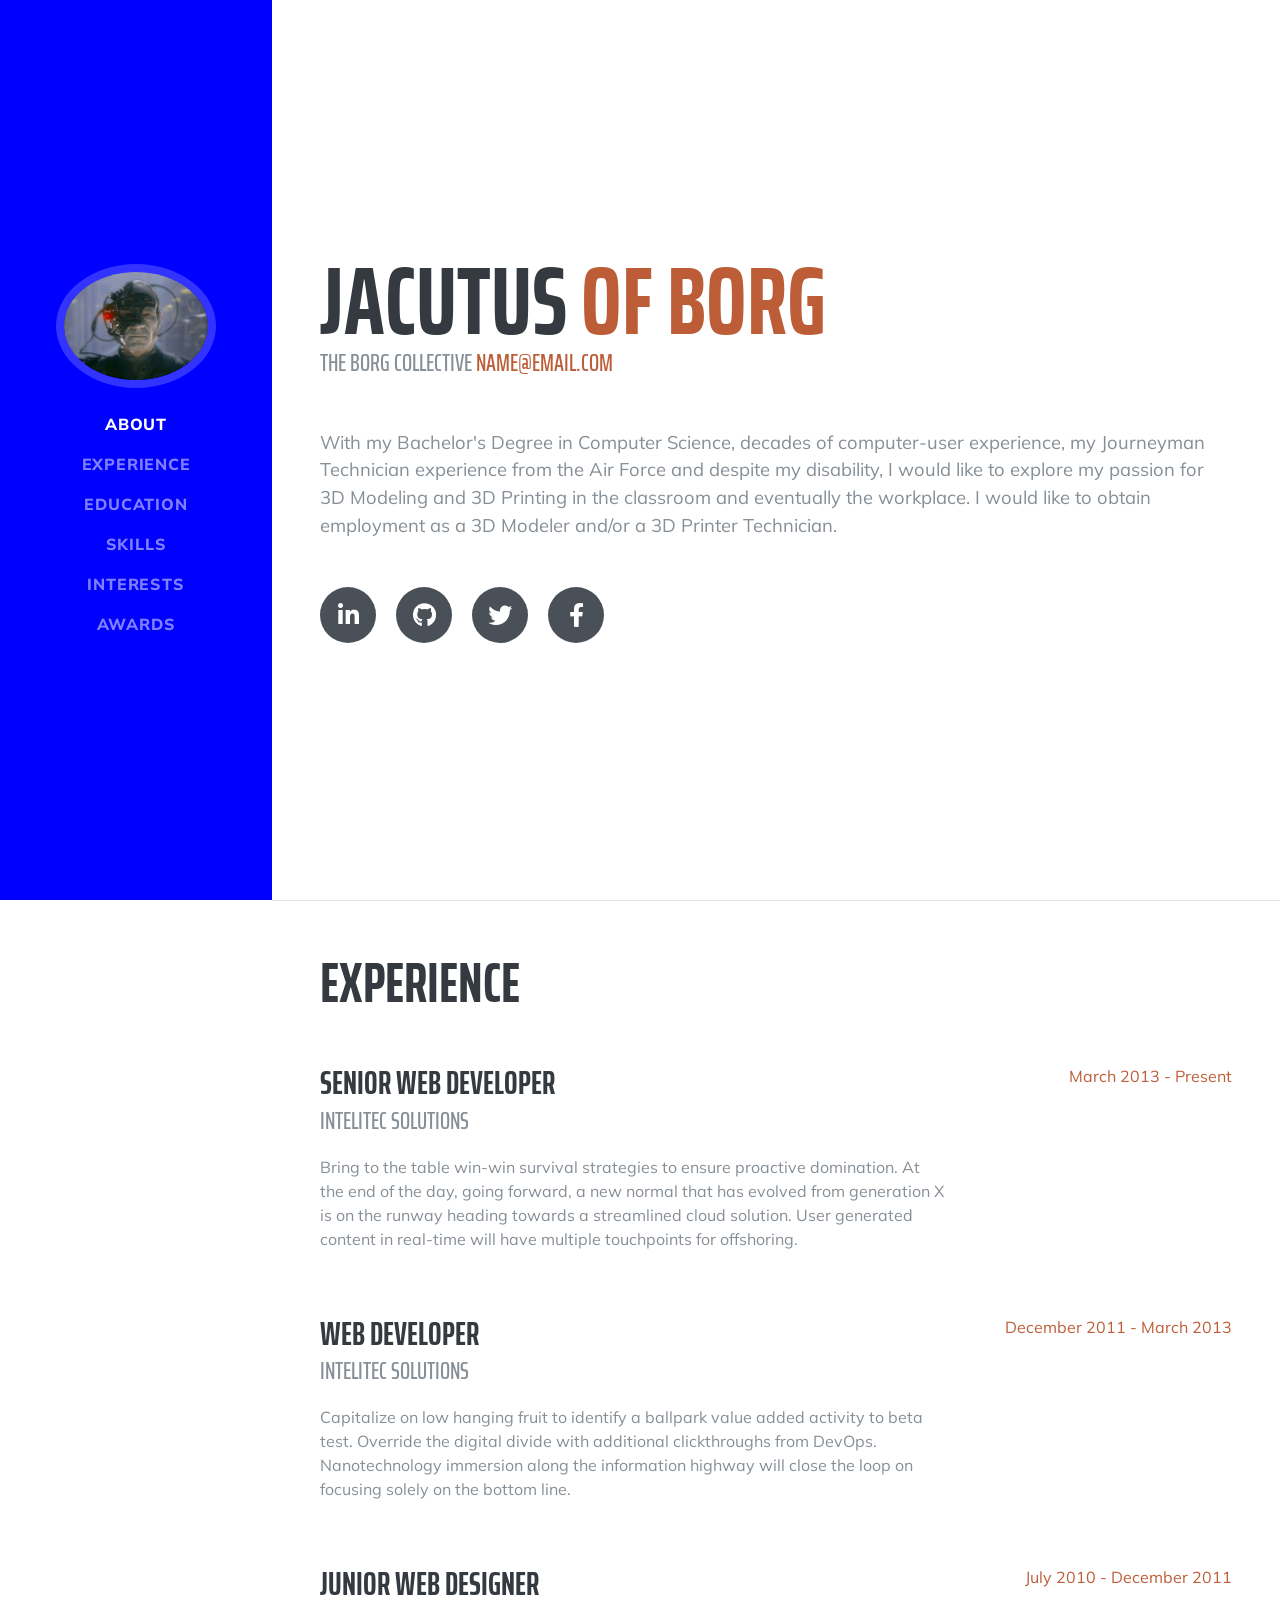
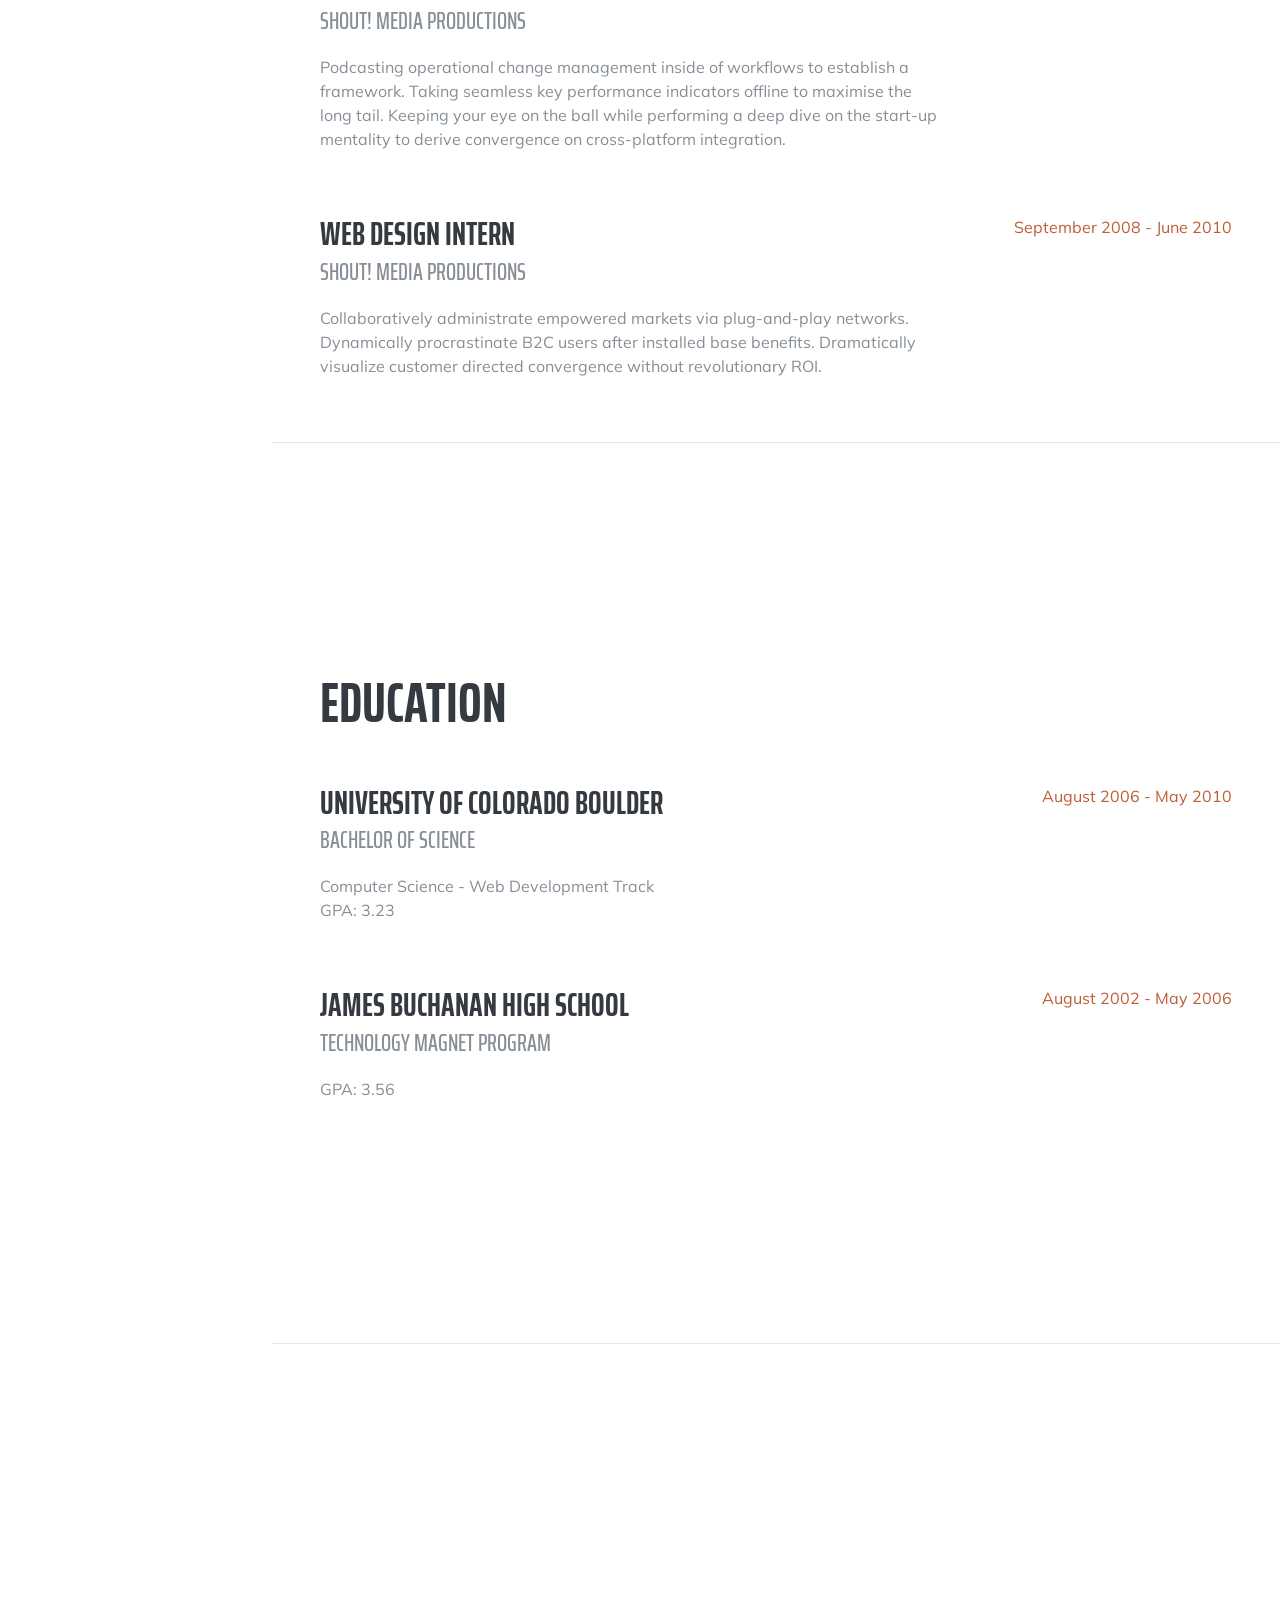
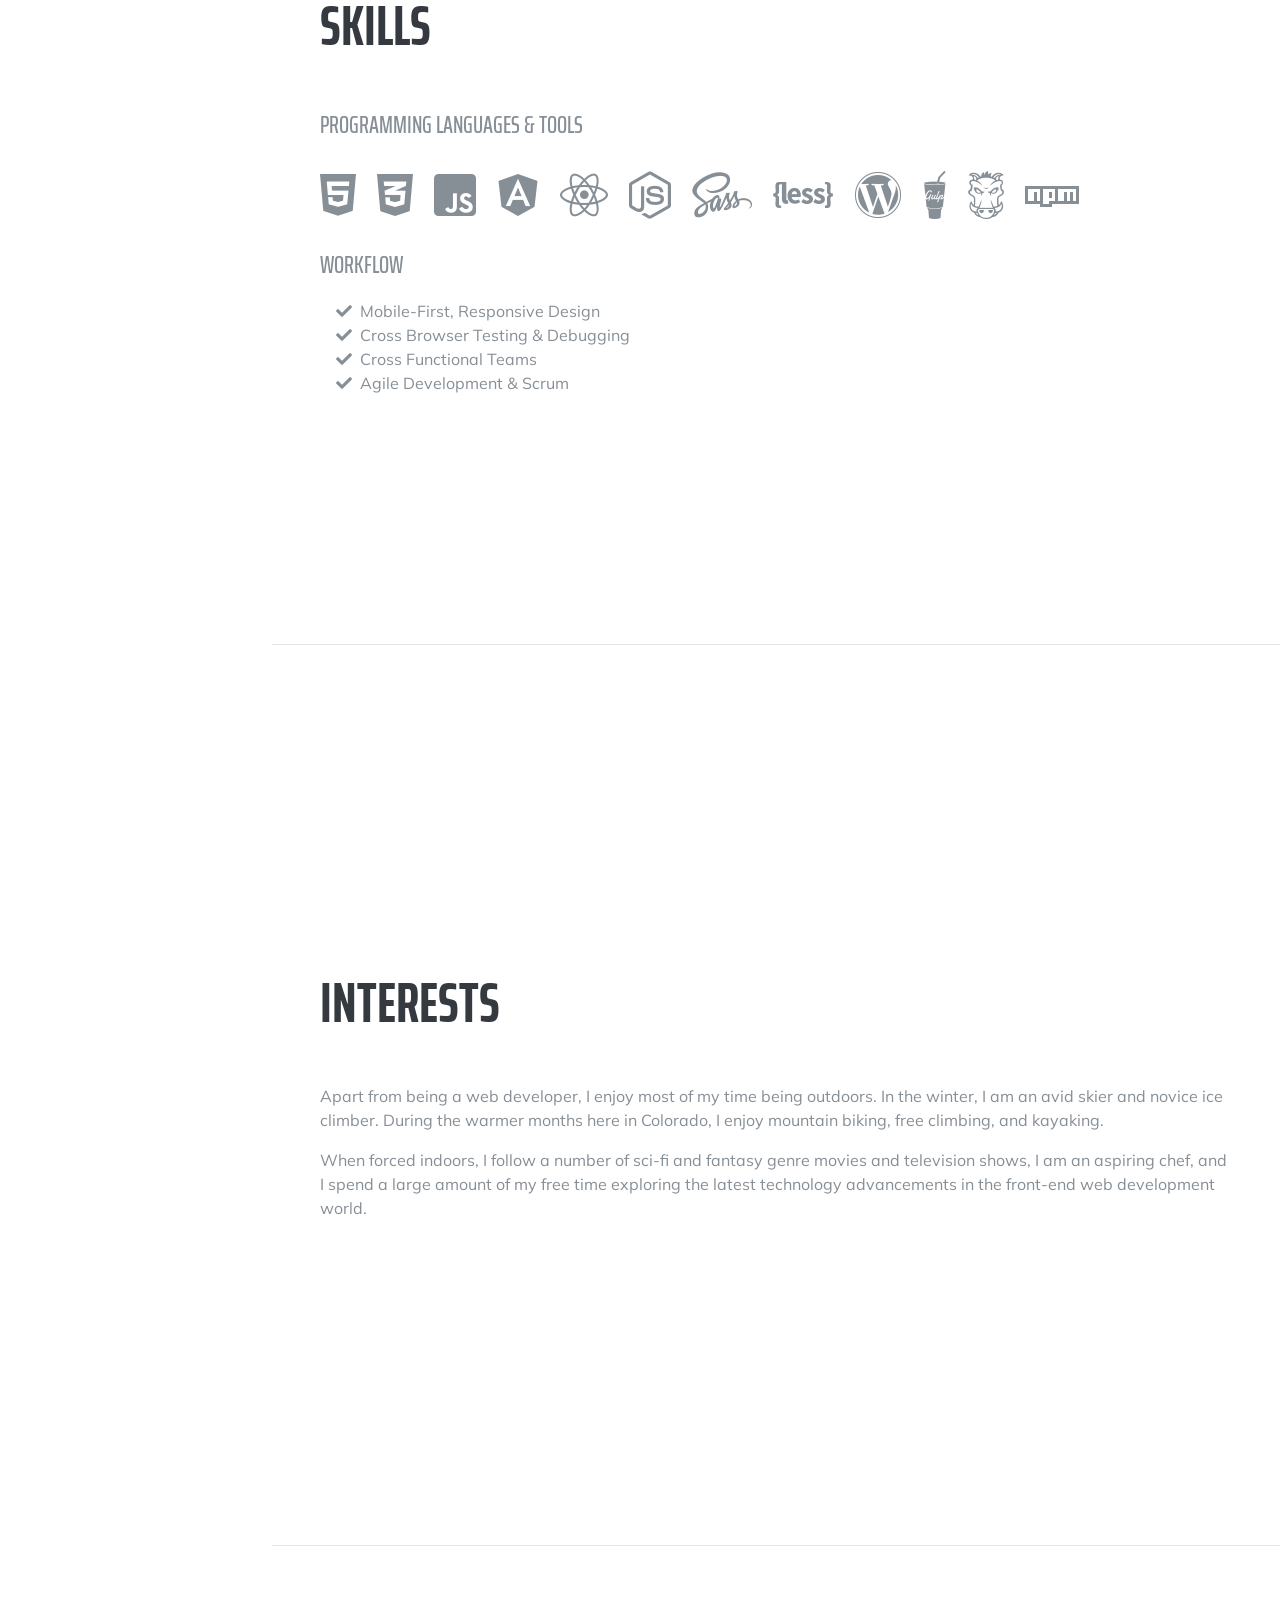
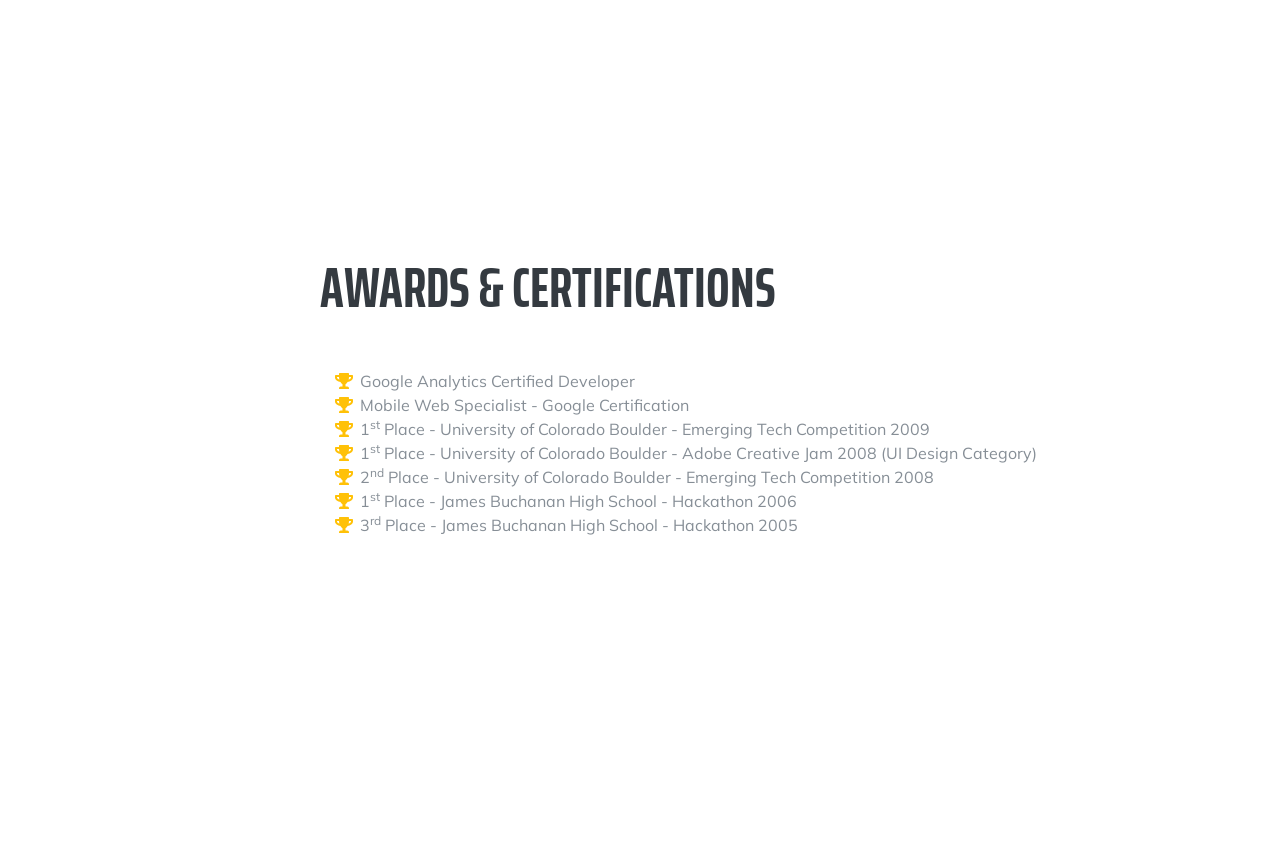
<file: index.html>
<!DOCTYPE html>
<html lang="en">

<head>

  <meta charset="utf-8">
  <meta name="viewport" content="width=device-width, initial-scale=1, shrink-to-fit=no">
  <meta name="description" content="">
  <meta name="author" content="">

  <title>Resume - Start Bootstrap Theme</title>

  <!-- Bootstrap core CSS -->
  <link href="vendor/bootstrap/css/bootstrap.min.css" rel="stylesheet">

  <!-- Custom fonts for this template -->
  <link href="https://fonts.googleapis.com/css?family=Saira+Extra+Condensed:500,700" rel="stylesheet">
  <link href="https://fonts.googleapis.com/css?family=Muli:400,400i,800,800i" rel="stylesheet">
  <link href="vendor/fontawesome-free/css/all.min.css" rel="stylesheet">

  <!-- Custom styles for this template -->
  <link href="css/resume.min.css" rel="stylesheet">

</head>

<body id="page-top">

  <nav class="navbar navbar-expand-lg navbar-dark bg-primary fixed-top" id="sideNav">
    <a class="navbar-brand js-scroll-trigger" href="#page-top">
      <span class="d-block d-lg-none">Clarence Taylor</span>
      <span class="d-none d-lg-block">
        <img class="img-fluid img-profile rounded-circle mx-auto mb-2" src="images/Locutus_at_Wolf_359.jpg" alt="">
      </span>
    </a>
    <button class="navbar-toggler" type="button" data-toggle="collapse" data-target="#navbarSupportedContent" aria-controls="navbarSupportedContent" aria-expanded="false" aria-label="Toggle navigation">
      <span class="navbar-toggler-icon"></span>
    </button>
    <div class="collapse navbar-collapse" id="navbarSupportedContent">
      <ul class="navbar-nav">
        <li class="nav-item">
          <a class="nav-link js-scroll-trigger" href="#about">About</a>
        </li>
        <li class="nav-item">
          <a class="nav-link js-scroll-trigger" href="#experience">Experience</a>
        </li>
        <li class="nav-item">
          <a class="nav-link js-scroll-trigger" href="#education">Education</a>
        </li>
        <li class="nav-item">
          <a class="nav-link js-scroll-trigger" href="#skills">Skills</a>
        </li>
        <li class="nav-item">
          <a class="nav-link js-scroll-trigger" href="#interests">Interests</a>
        </li>
        <li class="nav-item">
          <a class="nav-link js-scroll-trigger" href="#awards">Awards</a>
        </li>
      </ul>
    </div>
  </nav>

  <div class="container-fluid p-0">

    <section class="resume-section p-3 p-lg-5 d-flex align-items-center" id="about">
      <div class="w-100">
        <h1 class="mb-0">Jacutus
          <span class="text-primary">of Borg</span>
        </h1>
        <div class="subheading mb-5">The Borg Collective
          <a href="mailto:name@email.com">name@email.com</a>
        </div>
        <p class="lead mb-5">With my <span>Bachelor's Degree</span> in Computer Science, decades of computer-user experience, my Journeyman Technician experience from the Air Force and despite my disability, I would like to explore my passion for 3D Modeling and 3D Printing in the classroom and eventually the workplace.  I would like to obtain employment as a 3D Modeler and/or a 3D Printer Technician.</p>
        <div class="social-icons">
          <a href="#">
            <i class="fab fa-linkedin-in"></i>
          </a>
          <a href="#">
            <i class="fab fa-github"></i>
          </a>
          <a href="#">
            <i class="fab fa-twitter"></i>
          </a>
          <a href="#">
            <i class="fab fa-facebook-f"></i>
          </a>
        </div>
      </div>
    </section>

    <hr class="m-0">

    <section class="resume-section p-3 p-lg-5 d-flex justify-content-center" id="experience">
      <div class="w-100">
        <h2 class="mb-5">Experience</h2>

        <div class="resume-item d-flex flex-column flex-md-row justify-content-between mb-5">
          <div class="resume-content">
            <h3 class="mb-0">Senior Web Developer</h3>
            <div class="subheading mb-3">Intelitec Solutions</div>
            <p>Bring to the table win-win survival strategies to ensure proactive domination. At the end of the day, going forward, a new normal that has evolved from generation X is on the runway heading towards a streamlined cloud solution. User generated content in real-time will have multiple touchpoints for offshoring.</p>
          </div>
          <div class="resume-date text-md-right">
            <span class="text-primary">March 2013 - Present</span>
          </div>
        </div>

        <div class="resume-item d-flex flex-column flex-md-row justify-content-between mb-5">
          <div class="resume-content">
            <h3 class="mb-0">Web Developer</h3>
            <div class="subheading mb-3">Intelitec Solutions</div>
            <p>Capitalize on low hanging fruit to identify a ballpark value added activity to beta test. Override the digital divide with additional clickthroughs from DevOps. Nanotechnology immersion along the information highway will close the loop on focusing solely on the bottom line.</p>
          </div>
          <div class="resume-date text-md-right">
            <span class="text-primary">December 2011 - March 2013</span>
          </div>
        </div>

        <div class="resume-item d-flex flex-column flex-md-row justify-content-between mb-5">
          <div class="resume-content">
            <h3 class="mb-0">Junior Web Designer</h3>
            <div class="subheading mb-3">Shout! Media Productions</div>
            <p>Podcasting operational change management inside of workflows to establish a framework. Taking seamless key performance indicators offline to maximise the long tail. Keeping your eye on the ball while performing a deep dive on the start-up mentality to derive convergence on cross-platform integration.</p>
          </div>
          <div class="resume-date text-md-right">
            <span class="text-primary">July 2010 - December 2011</span>
          </div>
        </div>

        <div class="resume-item d-flex flex-column flex-md-row justify-content-between">
          <div class="resume-content">
            <h3 class="mb-0">Web Design Intern</h3>
            <div class="subheading mb-3">Shout! Media Productions</div>
            <p>Collaboratively administrate empowered markets via plug-and-play networks. Dynamically procrastinate B2C users after installed base benefits. Dramatically visualize customer directed convergence without revolutionary ROI.</p>
          </div>
          <div class="resume-date text-md-right">
            <span class="text-primary">September 2008 - June 2010</span>
          </div>
        </div>

      </div>

    </section>

    <hr class="m-0">

    <section class="resume-section p-3 p-lg-5 d-flex align-items-center" id="education">
      <div class="w-100">
        <h2 class="mb-5">Education</h2>

        <div class="resume-item d-flex flex-column flex-md-row justify-content-between mb-5">
          <div class="resume-content">
            <h3 class="mb-0">University of Colorado Boulder</h3>
            <div class="subheading mb-3">Bachelor of Science</div>
            <div>Computer Science - Web Development Track</div>
            <p>GPA: 3.23</p>
          </div>
          <div class="resume-date text-md-right">
            <span class="text-primary">August 2006 - May 2010</span>
          </div>
        </div>

        <div class="resume-item d-flex flex-column flex-md-row justify-content-between">
          <div class="resume-content">
            <h3 class="mb-0">James Buchanan High School</h3>
            <div class="subheading mb-3">Technology Magnet Program</div>
            <p>GPA: 3.56</p>
          </div>
          <div class="resume-date text-md-right">
            <span class="text-primary">August 2002 - May 2006</span>
          </div>
        </div>

      </div>
    </section>

    <hr class="m-0">

    <section class="resume-section p-3 p-lg-5 d-flex align-items-center" id="skills">
      <div class="w-100">
        <h2 class="mb-5">Skills</h2>

        <div class="subheading mb-3">Programming Languages &amp; Tools</div>
        <ul class="list-inline dev-icons">
          <li class="list-inline-item">
            <i class="fab fa-html5"></i>
          </li>
          <li class="list-inline-item">
            <i class="fab fa-css3-alt"></i>
          </li>
          <li class="list-inline-item">
            <i class="fab fa-js-square"></i>
          </li>
          <li class="list-inline-item">
            <i class="fab fa-angular"></i>
          </li>
          <li class="list-inline-item">
            <i class="fab fa-react"></i>
          </li>
          <li class="list-inline-item">
            <i class="fab fa-node-js"></i>
          </li>
          <li class="list-inline-item">
            <i class="fab fa-sass"></i>
          </li>
          <li class="list-inline-item">
            <i class="fab fa-less"></i>
          </li>
          <li class="list-inline-item">
            <i class="fab fa-wordpress"></i>
          </li>
          <li class="list-inline-item">
            <i class="fab fa-gulp"></i>
          </li>
          <li class="list-inline-item">
            <i class="fab fa-grunt"></i>
          </li>
          <li class="list-inline-item">
            <i class="fab fa-npm"></i>
          </li>
        </ul>

        <div class="subheading mb-3">Workflow</div>
        <ul class="fa-ul mb-0">
          <li>
            <i class="fa-li fa fa-check"></i>
            Mobile-First, Responsive Design</li>
          <li>
            <i class="fa-li fa fa-check"></i>
            Cross Browser Testing &amp; Debugging</li>
          <li>
            <i class="fa-li fa fa-check"></i>
            Cross Functional Teams</li>
          <li>
            <i class="fa-li fa fa-check"></i>
            Agile Development &amp; Scrum</li>
        </ul>
      </div>
    </section>

    <hr class="m-0">

    <section class="resume-section p-3 p-lg-5 d-flex align-items-center" id="interests">
      <div class="w-100">
        <h2 class="mb-5">Interests</h2>
        <p>Apart from being a web developer, I enjoy most of my time being outdoors. In the winter, I am an avid skier and novice ice climber. During the warmer months here in Colorado, I enjoy mountain biking, free climbing, and kayaking.</p>
        <p class="mb-0">When forced indoors, I follow a number of sci-fi and fantasy genre movies and television shows, I am an aspiring chef, and I spend a large amount of my free time exploring the latest technology advancements in the front-end web development world.</p>
      </div>
    </section>

    <hr class="m-0">

    <section class="resume-section p-3 p-lg-5 d-flex align-items-center" id="awards">
      <div class="w-100">
        <h2 class="mb-5">Awards &amp; Certifications</h2>
        <ul class="fa-ul mb-0">
          <li>
            <i class="fa-li fa fa-trophy text-warning"></i>
            Google Analytics Certified Developer</li>
          <li>
            <i class="fa-li fa fa-trophy text-warning"></i>
            Mobile Web Specialist - Google Certification</li>
          <li>
            <i class="fa-li fa fa-trophy text-warning"></i>
            1<sup>st</sup>
            Place - University of Colorado Boulder - Emerging Tech Competition 2009</li>
          <li>
            <i class="fa-li fa fa-trophy text-warning"></i>
            1<sup>st</sup>
            Place - University of Colorado Boulder - Adobe Creative Jam 2008 (UI Design Category)</li>
          <li>
            <i class="fa-li fa fa-trophy text-warning"></i>
            2<sup>nd</sup>
            Place - University of Colorado Boulder - Emerging Tech Competition 2008</li>
          <li>
            <i class="fa-li fa fa-trophy text-warning"></i>
            1<sup>st</sup>
            Place - James Buchanan High School - Hackathon 2006</li>
          <li>
            <i class="fa-li fa fa-trophy text-warning"></i>
            3<sup>rd</sup>
            Place - James Buchanan High School - Hackathon 2005</li>
        </ul>
      </div>
    </section>

  </div>

  <!-- Bootstrap core JavaScript -->
  <script src="vendor/jquery/jquery.min.js"></script>
  <script src="vendor/bootstrap/js/bootstrap.bundle.min.js"></script>

  <!-- Plugin JavaScript -->
  <script src="vendor/jquery-easing/jquery.easing.min.js"></script>

  <!-- Custom scripts for this template -->
  <script src="js/resume.min.js"></script>

</body>

</html>
</file>
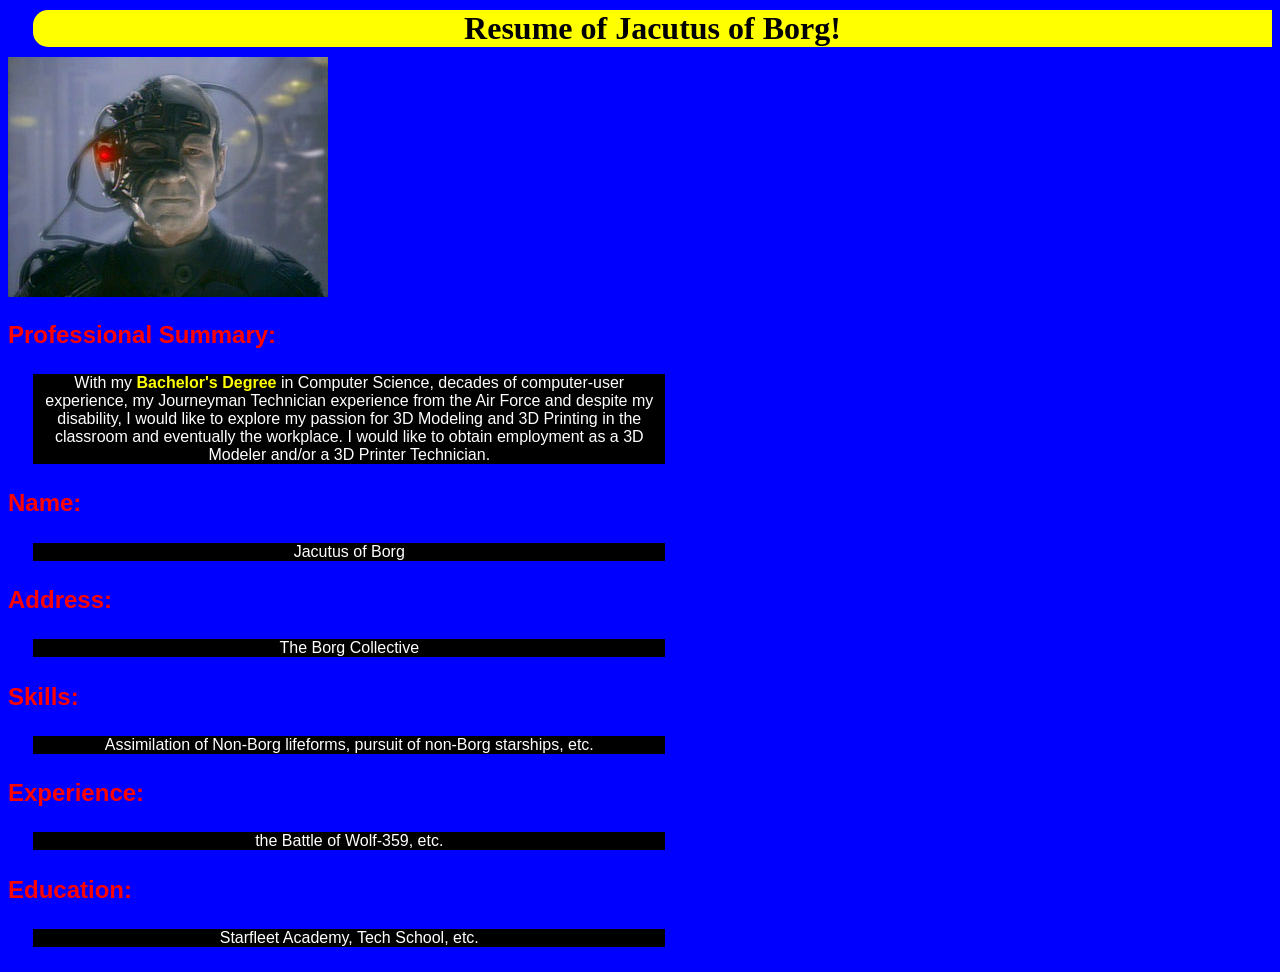
<file: index_old.html>
<!doctype html>

<html lang="en">
<head>
  <meta charset="utf-8">
  <title>Resume of Jacutus of Borg</title>
  <meta name="description" content="This page contains the essentials for a modern HTML5 web page">
  <meta name="author" content="kaizen-soze">  <style>
  	.red {
  		background-color: red;
  	}
  </style>
<link rel="stylesheet" href="styles.css">
</head>
<header>
  <h1>Resume of Jacutus of Borg!</h1>
</header>
<body>  
  <img src="images/Locutus_at_Wolf_359.jpg"/>
  <h2>Professional Summary:</h2><p>With my <span>Bachelor's Degree</span> in Computer Science, decades of computer-user experience, my Journeyman Technician experience from the Air Force and despite my disability, I would like to explore my passion for 3D Modeling and 3D Printing in the classroom and eventually the workplace.  I would like to obtain employment as a 3D Modeler and/or a 3D Printer Technician.</p>
  <h2>Name:</h2> <p>Jacutus of Borg</p>
  <h2>Address:</h2><p> The Borg Collective</p>
  <h2>Skills:</h2><p> Assimilation of Non-Borg lifeforms, pursuit of non-Borg starships, etc.</p>
  <h2>Experience:</h2><p> the Battle of Wolf-359, etc.</p>
  <h2>Education:</h2><p> Starfleet Academy, Tech School, etc.</p>
</body>



</html>
</file>
<file: styles.css>
body {
    background: blue;
    }
h1 {
    background: yellow;
    text-align: center;
    border-radius: 15px 0px 0px 15px;
    margin: 10px 0px 10px 25px;

}    
p {
    background: black;
    color: white;
    width: 50%;
    margin: 2%;
    text-align: center;
    font-family: Helvetica Neue,Helvetica,Arial,sans-serif;
}
h2 {
    color: red;
    font-family: Helvetica Neue,Helvetica,Arial,sans-serif;
    
}

span {
    font-weight: bolder;
    color: yellow;
}
</file>
<file: css/resume.min.css>
/*!
 * Start Bootstrap - Resume v5.0.6 (https://startbootstrap.com/template-overviews/resume)
 * Copyright 2013-2019 Start Bootstrap
 * Licensed under MIT (https://github.com/BlackrockDigital/startbootstrap-resume/blob/master/LICENSE)
 */body{font-family:Muli,-apple-system,BlinkMacSystemFont,'Segoe UI',Roboto,'Helvetica Neue',Arial,sans-serif,'Apple Color Emoji','Segoe UI Emoji','Segoe UI Symbol','Noto Color Emoji';padding-top:54px;color:#868e96}@media (min-width:992px){body{padding-top:0;padding-left:17rem}}h1,h2,h3,h4,h5,h6{font-family:'Saira Extra Condensed',-apple-system,BlinkMacSystemFont,'Segoe UI',Roboto,'Helvetica Neue',Arial,sans-serif,'Apple Color Emoji','Segoe UI Emoji','Segoe UI Symbol','Noto Color Emoji';font-weight:700;text-transform:uppercase;color:#343a40}h1{font-size:6rem;line-height:5.5rem}h2{font-size:3.5rem}h3{font-size:2rem}p.lead{font-size:1.15rem;font-weight:400}.subheading{text-transform:uppercase;font-weight:500;font-family:'Saira Extra Condensed',-apple-system,BlinkMacSystemFont,'Segoe UI',Roboto,'Helvetica Neue',Arial,sans-serif,'Apple Color Emoji','Segoe UI Emoji','Segoe UI Symbol','Noto Color Emoji';font-size:1.5rem}.social-icons a{display:inline-block;height:3.5rem;width:3.5rem;background-color:#495057;color:#fff!important;border-radius:100%;text-align:center;font-size:1.5rem;line-height:3.5rem;margin-right:1rem}.social-icons a:last-child{margin-right:0}.social-icons a:hover{background-color:#bd5d38}.dev-icons{font-size:3rem}.dev-icons .list-inline-item i:hover{color:#bd5d38}#sideNav .navbar-nav .nav-item .nav-link{font-weight:800;letter-spacing:.05rem;text-transform:uppercase}#sideNav .navbar-toggler:focus{outline-color:#d48a6e}@media (min-width:992px){#sideNav{text-align:center;position:fixed;top:0;left:0;display:-webkit-box;display:-ms-flexbox;display:flex;-webkit-box-orient:vertical;-webkit-box-direction:normal;-ms-flex-direction:column;flex-direction:column;width:17rem;height:100vh}#sideNav .navbar-brand{display:-webkit-box;display:-ms-flexbox;display:flex;margin:auto auto 0;padding:.5rem}#sideNav .navbar-brand .img-profile{max-width:10rem;max-height:10rem;border:.5rem solid rgba(255,255,255,.2)}#sideNav .navbar-collapse{display:-webkit-box;display:-ms-flexbox;display:flex;-webkit-box-align:start;-ms-flex-align:start;align-items:flex-start;-webkit-box-flex:0;-ms-flex-positive:0;flex-grow:0;width:100%;margin-bottom:auto}#sideNav .navbar-collapse .navbar-nav{-webkit-box-orient:vertical;-webkit-box-direction:normal;-ms-flex-direction:column;flex-direction:column;width:100%}#sideNav .navbar-collapse .navbar-nav .nav-item{display:block}#sideNav .navbar-collapse .navbar-nav .nav-item .nav-link{display:block}}section.resume-section{padding-top:5rem!important;padding-bottom:5rem!important;max-width:75rem}section.resume-section .resume-item .resume-date{min-width:none}@media (min-width:768px){section.resume-section{min-height:100vh}section.resume-section .resume-item .resume-date{min-width:18rem}}@media (min-width:992px){section.resume-section{padding-top:3rem!important;padding-bottom:3rem!important}}.bg-primary{background-color:blue!important}.text-primary{color:#bd5d38!important}a{color:#bd5d38}a:active,a:focus,a:hover{color:#824027}
</file>
